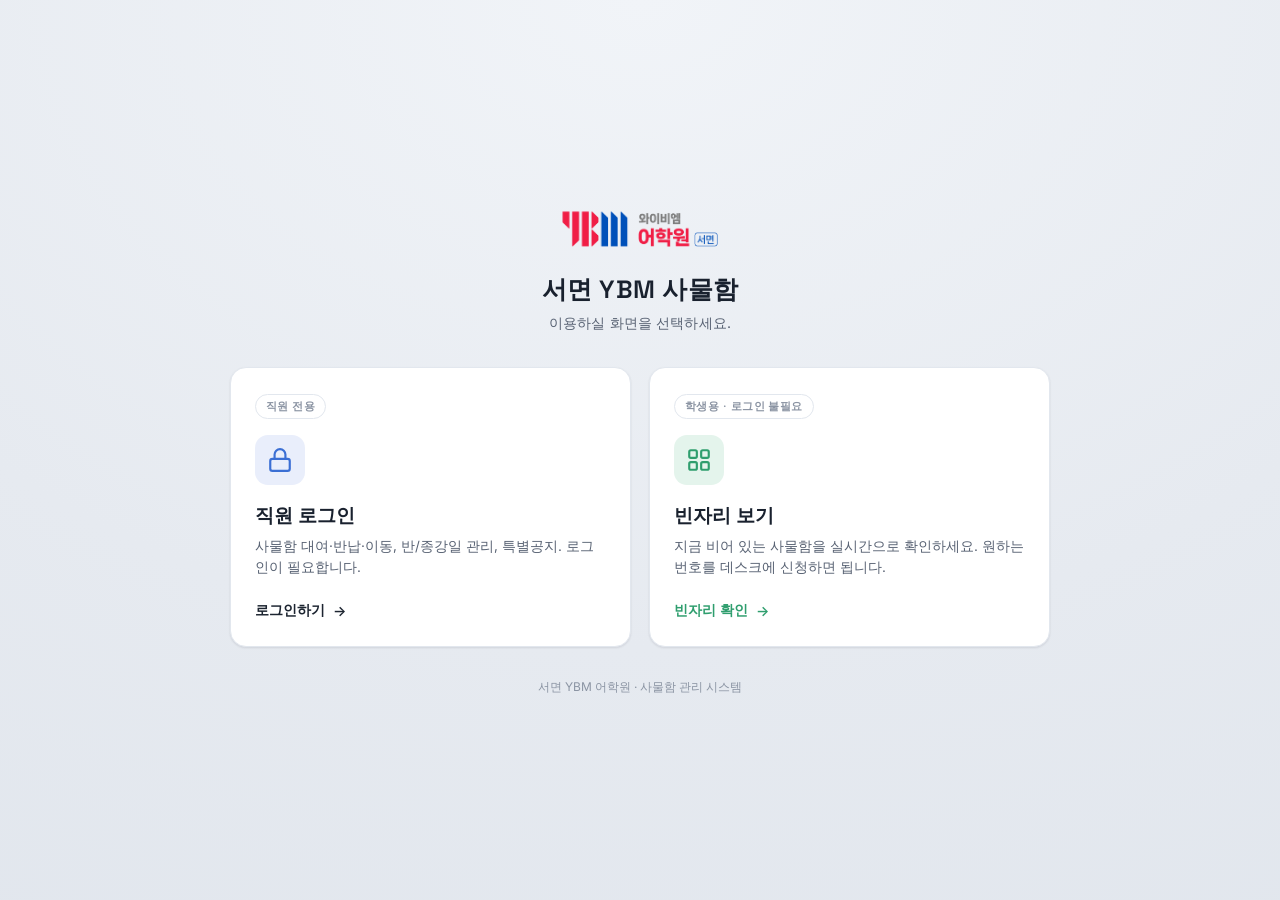
<file: index.html>
<!DOCTYPE html>
<html lang="ko">
<head>
<meta charset="UTF-8" />
<meta name="viewport" content="width=device-width, initial-scale=1.0, viewport-fit=cover" />
<title>서면 YBM 사물함 관리</title>
<link rel="preconnect" href="https://fonts.googleapis.com">
<link rel="preconnect" href="https://fonts.gstatic.com" crossorigin>
<link href="https://fonts.googleapis.com/css2?family=Space+Grotesk:wght@500;600;700&family=Inter:wght@400;500;600&display=swap" rel="stylesheet">
<style>
  :root{
    --bg:#eaeef3; --surface:#fff; --surface-2:#f6f8fb; --line:#e2e7ee; --line-strong:#cfd7e1;
    --ink:#19212e; --ink-2:#586273; --ink-3:#8b94a3; --brand:#1d2531; --brand-2:#0f1520;
    --free:#2f9e6e; --rent:#3b6fd4;
    --r:12px; --r-lg:16px;
    --sh-sm:0 1px 2px rgba(16,24,40,.05),0 1px 3px rgba(16,24,40,.05);
    --sh-md:0 8px 24px rgba(16,24,40,.10);
    --sh-lg:0 20px 50px rgba(16,24,40,.16);
  }
  *{box-sizing:border-box;-webkit-tap-highlight-color:transparent;}
  html,body{margin:0;min-height:100%;}
  body{background:radial-gradient(120% 120% at 50% 0%,#f1f4f8 0%,#e6eaf0 60%,#e1e6ed 100%);
    color:var(--ink);font-family:"Inter",system-ui,-apple-system,sans-serif;-webkit-font-smoothing:antialiased;
    min-height:100dvh;display:flex;flex-direction:column;align-items:center;justify-content:center;
    padding:32px 20px calc(32px + env(safe-area-inset-bottom));}
  .home{width:100%;max-width:820px;}
  .top{text-align:center;margin-bottom:34px;}
  .mark{width:60px;height:60px;border-radius:16px;margin:0 auto 16px;
    background:linear-gradient(150deg,#2a3342,#141a24);display:grid;place-items:center;
    color:#fff;font-family:"Space Grotesk";font-weight:700;font-size:28px;
    box-shadow:inset 0 1px 0 rgba(255,255,255,.14),var(--sh-md);}
  .brand-logo{height:52px;width:auto;display:block;margin:0 auto 18px;}
  .top h1{font-family:"Space Grotesk";font-weight:600;font-size:25px;letter-spacing:.02em;margin:0;}
  .top p{margin:8px 0 0;font-size:14px;color:var(--ink-2);letter-spacing:.01em;}
  .cards{display:grid;grid-template-columns:1fr 1fr;gap:18px;}
  .card{display:flex;flex-direction:column;background:var(--surface);border:1px solid var(--line);
    border-radius:var(--r-lg);padding:26px 24px;box-shadow:var(--sh-sm);text-decoration:none;color:inherit;
    transition:transform .16s ease,box-shadow .16s ease,border-color .16s ease;min-height:236px;}
  .card:hover{transform:translateY(-3px);box-shadow:var(--sh-lg);border-color:var(--line-strong);}
  .card:active{transform:translateY(-1px);}
  .ico{width:50px;height:50px;border-radius:13px;display:grid;place-items:center;margin-bottom:18px;}
  .ico svg{width:26px;height:26px;}
  .ico.staff{background:#e9eefb;color:var(--rent);}
  .ico.student{background:#e4f4ec;color:var(--free);}
  .card h2{font-family:"Space Grotesk";font-weight:600;font-size:19px;margin:0 0 7px;}
  .card .desc{font-size:13.5px;color:var(--ink-2);line-height:1.6;margin:0 0 auto;}
  .go{display:inline-flex;align-items:center;gap:8px;margin-top:22px;font-size:14px;font-weight:600;}
  .go.staff{color:var(--brand);}
  .go.student{color:var(--free);}
  .go .arrow{transition:transform .16s ease;}
  .card:hover .go .arrow{transform:translateX(4px);}
  .tag{align-self:flex-start;font-size:11px;font-weight:600;letter-spacing:.04em;color:var(--ink-3);
    border:1px solid var(--line);border-radius:99px;padding:4px 10px;margin-bottom:16px;}
  footer{text-align:center;margin-top:30px;font-size:12px;color:var(--ink-3);line-height:1.7;}
  @media (max-width:620px){
    .cards{grid-template-columns:1fr;}
    .card{min-height:0;}
    .top{margin-bottom:26px;}
  }
</style>
</head>
<body>
  <div class="home">
    <div class="top">
      <img class="brand-logo" src="assets/ybm-logo.png" alt="YBM 어학원 서면">
      <h1>서면 YBM 사물함</h1>
      <p>이용하실 화면을 선택하세요.</p>
    </div>

    <div class="cards">
      <a class="card" href="admin.html">
        <span class="tag">직원 전용</span>
        <div class="ico staff">
          <svg viewBox="0 0 24 24" fill="none" stroke="currentColor" stroke-width="2" stroke-linecap="round" stroke-linejoin="round">
            <rect x="3" y="11" width="18" height="11" rx="2"/><path d="M7 11V7a5 5 0 0 1 10 0v4"/>
          </svg>
        </div>
        <h2>직원 로그인</h2>
        <p class="desc">사물함 대여·반납·이동, 반/종강일 관리, 특별공지. 로그인이 필요합니다.</p>
        <span class="go staff">로그인하기 <span class="arrow">→</span></span>
      </a>

      <a class="card" href="student.html">
        <span class="tag">학생용 · 로그인 불필요</span>
        <div class="ico student">
          <svg viewBox="0 0 24 24" fill="none" stroke="currentColor" stroke-width="2" stroke-linecap="round" stroke-linejoin="round">
            <rect x="3" y="3" width="7" height="7" rx="1.5"/><rect x="14" y="3" width="7" height="7" rx="1.5"/>
            <rect x="3" y="14" width="7" height="7" rx="1.5"/><rect x="14" y="14" width="7" height="7" rx="1.5"/>
          </svg>
        </div>
        <h2>빈자리 보기</h2>
        <p class="desc">지금 비어 있는 사물함을 실시간으로 확인하세요. 원하는 번호를 데스크에 신청하면 됩니다.</p>
        <span class="go student">빈자리 확인 <span class="arrow">→</span></span>
      </a>
    </div>

    <footer>서면 YBM 어학원 · 사물함 관리 시스템</footer>
  </div>
</body>
</html>
</file>
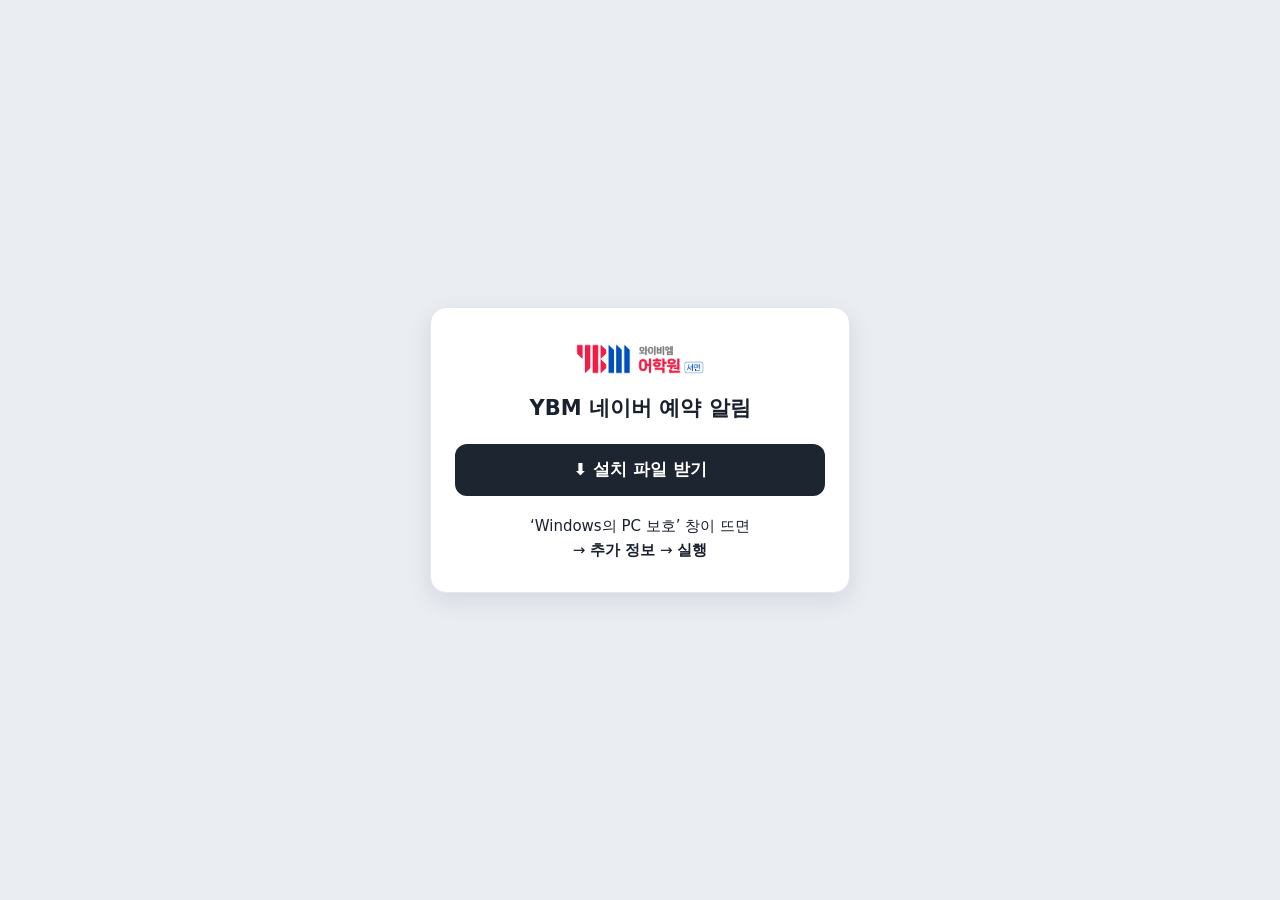
<file: naver-alert.html>
<!DOCTYPE html>
<html lang="ko">
<head>
<meta charset="UTF-8" />
<meta name="viewport" content="width=device-width, initial-scale=1.0, viewport-fit=cover" />
<meta name="robots" content="noindex, nofollow" />
<title>YBM 네이버 예약 알림 설치</title>
<style>
  :root{ --ink:#19212e; --line:#e2e7ee; --brand:#1d2531; --brand-2:#0f1520; }
  *{box-sizing:border-box;}
  html,body{margin:0;}
  body{background:#eaeef3;color:var(--ink);font-family:system-ui,-apple-system,"Malgun Gothic",sans-serif;word-break:keep-all;
    min-height:100dvh;display:flex;align-items:center;justify-content:center;padding:32px 16px;}
  .box{width:100%;max-width:420px;background:#fff;border:1px solid var(--line);border-radius:16px;padding:30px 24px;text-align:center;
    box-shadow:0 8px 24px rgba(16,24,40,.10);}
  img{height:42px;width:auto;display:block;margin:0 auto 14px;}
  h1{font-size:21px;margin:0 0 22px;}
  .dl{display:block;padding:15px 18px;border-radius:12px;background:var(--brand);color:#fff;text-decoration:none;font-weight:700;font-size:16.5px;}
  .dl:hover{background:var(--brand-2);}
  p{margin:18px 0 0;font-size:15px;line-height:1.6;}
</style>
</head>
<body>
  <div class="box">
    <img src="/assets/ybm-logo.png" alt="YBM" onerror="this.style.display='none'">
    <h1>YBM 네이버 예약 알림</h1>
    <a class="dl" href="/download/YBM-NaverAlert.exe" download="YBM 네이버예약 알림.exe">⬇ 설치 파일 받기</a>
    <p>‘Windows의 PC 보호’ 창이 뜨면<br>→ <b>추가 정보</b> → <b>실행</b></p>
  </div>
</body>
</html>
</file>
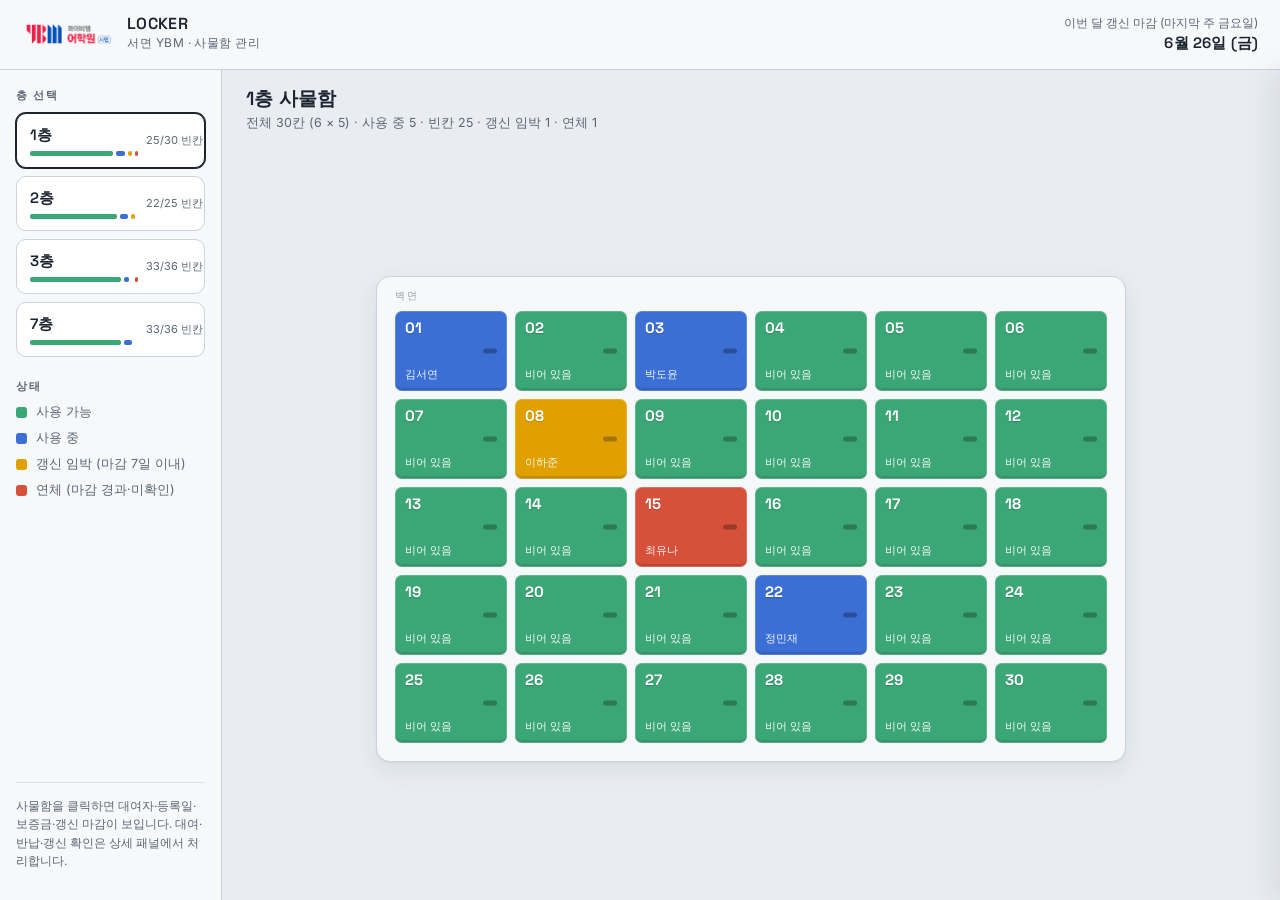
<file: ybm-locker-floors.html>
<!DOCTYPE html>
<html lang="ko">
<head>
<meta charset="UTF-8" />
<meta name="viewport" content="width=device-width, initial-scale=1.0" />
<title>LOCKER · 서면 YBM 사물함 관리</title>
<link rel="preconnect" href="https://fonts.googleapis.com">
<link rel="preconnect" href="https://fonts.gstatic.com" crossorigin>
<link href="https://fonts.googleapis.com/css2?family=Space+Grotesk:wght@400;500;600;700&family=Inter:wght@400;500;600&family=JetBrains+Mono:wght@400;500;700&display=swap" rel="stylesheet">
<style>
  :root{
    --canvas:#e9edf1; --paper:#f6f8fa; --ink:#1b2430; --ink-soft:#5a6675;
    --line:#cbd3dc; --line-soft:#dde3ea;
    --free:#3ba776; --rent:#3b6fd4; --due:#e0a100; --over:#d7503a;
    --radius:10px; --shadow:0 1px 2px rgba(27,36,48,.06),0 8px 24px rgba(27,36,48,.08);
  }
  *{box-sizing:border-box;}
  html,body{margin:0;height:100%;}
  body{background:var(--canvas);color:var(--ink);font-family:"Inter",system-ui,sans-serif;
    -webkit-font-smoothing:antialiased;display:flex;flex-direction:column;min-height:100vh;}
  .mono{font-family:"JetBrains Mono",monospace;}
  header{display:flex;align-items:center;justify-content:space-between;gap:16px;
    padding:14px 22px;background:var(--paper);border-bottom:1px solid var(--line);}
  .brand{display:flex;align-items:center;gap:12px;}
  .brand .mark{width:30px;height:30px;border-radius:7px;background:var(--ink);display:grid;
    place-items:center;color:#fff;font-family:"Space Grotesk";font-weight:700;font-size:15px;}
  .brand .brand-logo{height:28px;width:auto;display:block;flex-shrink:0;}
  .brand h1{font-family:"Space Grotesk";font-weight:600;font-size:16px;letter-spacing:.02em;margin:0;line-height:1;}
  .brand p{margin:3px 0 0;font-size:12px;color:var(--ink-soft);letter-spacing:.04em;}
  .deadline{text-align:right;font-size:12px;color:var(--ink-soft);line-height:1.5;}
  .deadline b{display:block;font-family:"Space Grotesk";font-weight:600;font-size:15px;color:var(--ink);letter-spacing:.01em;}
  .app{display:flex;flex:1;min-height:0;}
  aside{width:222px;flex-shrink:0;background:var(--paper);border-right:1px solid var(--line);
    padding:18px 16px;display:flex;flex-direction:column;gap:22px;overflow:auto;}
  .rail-label{font-size:11px;font-weight:600;letter-spacing:.14em;text-transform:uppercase;color:var(--ink-soft);margin:0 0 10px;}
  .floors{display:flex;flex-direction:column;gap:8px;}
  .floor-btn{appearance:none;border:1px solid var(--line);background:#fff;cursor:pointer;
    border-radius:var(--radius);padding:11px 13px;text-align:left;width:100%;
    display:flex;align-items:center;justify-content:space-between;gap:8px;font:inherit;color:var(--ink);
    transition:border-color .15s,box-shadow .15s,transform .05s;}
  .floor-btn:hover{border-color:var(--ink-soft);}
  .floor-btn:active{transform:translateY(1px);}
  .floor-btn.active{border-color:var(--ink);box-shadow:0 0 0 1px var(--ink);}
  .floor-btn .fname{font-family:"Space Grotesk";font-weight:600;font-size:15px;}
  .floor-btn .fbar{display:flex;gap:3px;margin-top:6px;width:108px;}
  .floor-btn .seg{height:5px;border-radius:2px;}
  .floor-btn .fmeta{font-size:11px;color:var(--ink-soft);white-space:nowrap;}
  .floor-left{display:flex;flex-direction:column;}
  .legend{display:flex;flex-direction:column;gap:9px;}
  .legend .row{display:flex;align-items:center;gap:9px;font-size:12.5px;color:var(--ink-soft);}
  .dot{width:11px;height:11px;border-radius:3px;flex-shrink:0;}
  .hint{font-size:11.5px;color:var(--ink-soft);line-height:1.6;border-top:1px solid var(--line-soft);padding-top:14px;margin-top:auto;}
  main{flex:1;min-width:0;position:relative;display:flex;flex-direction:column;}
  .stage-top{display:flex;align-items:center;justify-content:space-between;padding:16px 24px 6px;gap:12px;}
  .stage-top h2{margin:0;font-family:"Space Grotesk";font-weight:600;font-size:19px;letter-spacing:.01em;}
  .stage-top .sub{font-size:12.5px;color:var(--ink-soft);margin-top:3px;}
  .stage{flex:1;min-height:0;overflow:auto;display:grid;place-items:center;padding:24px;}
  .wall{background:var(--paper);border:1px solid var(--line);border-radius:14px;
    box-shadow:var(--shadow);padding:34px 18px 18px;position:relative;}
  .wall::after{content:"벽면";position:absolute;top:12px;left:18px;font-size:10px;letter-spacing:.18em;
    text-transform:uppercase;color:var(--ink-soft);opacity:.6;}
  .grid{display:grid;gap:8px;}
  .locker{position:relative;border-radius:7px;cursor:pointer;border:none;font:inherit;
    background:var(--c);overflow:hidden;text-align:left;padding:9px 10px;
    display:flex;flex-direction:column;justify-content:space-between;
    box-shadow:inset 0 0 0 1px rgba(255,255,255,.18), inset 0 -3px 0 rgba(0,0,0,.12);
    transition:transform .14s ease, box-shadow .14s ease, filter .14s;}
  .locker .id{font-family:"Space Grotesk";font-weight:700;font-size:15px;color:#fff;line-height:1;text-shadow:0 1px 1px rgba(0,0,0,.2);}
  .locker .who{font-size:11px;color:rgba(255,255,255,.94);font-weight:500;white-space:nowrap;overflow:hidden;text-overflow:ellipsis;}
  .locker .handle{position:absolute;right:10px;top:50%;width:14px;height:5px;border-radius:3px;background:rgba(0,0,0,.28);transform:translateY(-50%);}
  .locker:hover{filter:brightness(1.06);transform:translateY(-1px);}
  .locker:focus-visible{outline:none;}
  .locker.sel,.locker:focus-visible{box-shadow:inset 0 0 0 2px #fff,0 0 0 3px var(--ink);transform:translateY(-1px);}
  .drawer{position:absolute;top:0;right:0;bottom:0;width:330px;max-width:86vw;background:var(--paper);
    border-left:1px solid var(--line);box-shadow:-12px 0 30px rgba(27,36,48,.10);
    transform:translateX(102%);transition:transform .45s cubic-bezier(.22,1,.36,1);display:flex;flex-direction:column;z-index:5;}
  .drawer.open{transform:translateX(0);}
  .d-head{padding:18px 20px 14px;border-bottom:1px solid var(--line);display:flex;align-items:flex-start;justify-content:space-between;gap:10px;}
  .d-id{font-family:"Space Grotesk";font-weight:700;font-size:24px;letter-spacing:.01em;}
  .d-floor{font-size:12px;color:var(--ink-soft);margin-top:2px;}
  .close{border:none;background:none;cursor:pointer;font-size:20px;color:var(--ink-soft);line-height:1;padding:4px;border-radius:6px;}
  .close:hover{background:#e3e8ee;color:var(--ink);}
  .badge{display:inline-flex;align-items:center;gap:6px;font-size:12px;font-weight:600;padding:5px 10px;border-radius:999px;color:#fff;}
  .badge .bd{width:7px;height:7px;border-radius:50%;background:rgba(255,255,255,.85);}
  .d-body{padding:18px 20px;display:flex;flex-direction:column;gap:16px;overflow:auto;flex:1;}
  .field{display:flex;flex-direction:column;gap:4px;}
  .field label{font-size:11px;letter-spacing:.1em;text-transform:uppercase;color:var(--ink-soft);}
  .field .v{font-size:14.5px;font-weight:500;}
  .field .v.mono{font-size:13.5px;}
  .deadline-box{background:#fff;border:1px solid var(--line);border-radius:var(--radius);padding:13px 14px;display:flex;flex-direction:column;gap:7px;}
  .deadline-box .top{display:flex;align-items:baseline;justify-content:space-between;}
  .deadline-box .dd{font-family:"Space Grotesk";font-weight:700;font-size:18px;}
  .deadline-box .note{font-size:12px;color:var(--ink-soft);line-height:1.5;}
  .d-actions{padding:16px 20px;border-top:1px solid var(--line);display:flex;flex-direction:column;gap:9px;}
  .d-actions .line{display:flex;gap:9px;}
  .d-actions .btn{flex:1;text-align:center;}
  .btn{font:inherit;cursor:pointer;border-radius:8px;border:1px solid var(--line);background:#fff;color:var(--ink);
    padding:9px 14px;font-size:13px;font-weight:500;transition:border-color .15s,background .15s;}
  .btn:hover{border-color:var(--ink-soft);}
  .btn.primary{background:var(--ink);color:#fff;border-color:var(--ink);}
  .btn.primary:hover{background:#000;}
  .btn:disabled{opacity:.45;cursor:not-allowed;}
  .namefield{width:100%;border:1px solid var(--line);border-radius:8px;padding:9px 11px;font:inherit;font-size:14px;margin-bottom:9px;}
  .namefield:focus{outline:none;border-color:var(--ink);box-shadow:0 0 0 1px var(--ink);}
  @media (prefers-reduced-motion:reduce){.drawer,.locker{transition:none;}}
</style>
</head>
<body>
  <header>
    <div class="brand"><img class="brand-logo" src="assets/ybm-logo.png" alt="YBM 어학원 서면"><div><h1>LOCKER</h1><p>서면 YBM · 사물함 관리</p></div></div>
    <div class="deadline">이번 달 갱신 마감 (마지막 주 금요일)<b id="deadlineText">—</b></div>
  </header>
  <div class="app">
    <aside>
      <div><p class="rail-label">층 선택</p><div class="floors" id="floorList"></div></div>
      <div>
        <p class="rail-label">상태</p>
        <div class="legend">
          <div class="row"><span class="dot" style="background:var(--free)"></span>사용 가능</div>
          <div class="row"><span class="dot" style="background:var(--rent)"></span>사용 중</div>
          <div class="row"><span class="dot" style="background:var(--due)"></span>갱신 임박 (마감 7일 이내)</div>
          <div class="row"><span class="dot" style="background:var(--over)"></span>연체 (마감 경과·미확인)</div>
        </div>
      </div>
      <p class="hint">사물함을 클릭하면 대여자·등록일·보증금·갱신 마감이 보입니다. 대여·반납·갱신 확인은 상세 패널에서 처리합니다.</p>
    </aside>
    <main>
      <div class="stage-top"><div><h2 id="floorTitle">1층 사물함</h2><div class="sub" id="floorSub">—</div></div></div>
      <div class="stage"><div class="wall"><div class="grid" id="grid"></div></div></div>
      <div class="drawer" id="drawer">
        <div class="d-head"><div><div class="d-id" id="dId">—</div><div class="d-floor" id="dFloor">—</div></div><button class="close" id="closeBtn" aria-label="닫기">&times;</button></div>
        <div class="d-body" id="dBody"></div>
        <div class="d-actions" id="dActions"></div>
      </div>
    </main>
  </div>
<script>
/* ===== 갱신 규정: 매월 마지막 주 금요일 ===== */
function lastFridayOfMonth(y,m){var d=new Date(y,m+1,0);var back=(d.getDay()-5+7)%7;d.setDate(d.getDate()-back);d.setHours(23,59,0,0);return d;}
var NOW=new Date(2026,5,17);
var DEADLINE=lastFridayOfMonth(NOW.getFullYear(),NOW.getMonth());
var DAY=86400000;
function pad(n){return String(n).padStart(2,'0');}
function fmt(d){return d.getFullYear()+'.'+pad(d.getMonth()+1)+'.'+pad(d.getDate());}
function fmtShort(d){var w=['일','월','화','수','목','금','토'][d.getDay()];return (d.getMonth()+1)+'월 '+d.getDate()+'일 ('+w+')';}
document.getElementById('deadlineText').textContent=fmtShort(DEADLINE);

/* ===== 실제 층 구성 =====
   cols=가로, rows=세로, start=시작번호. tallCount=첫 줄 키 큰 칸 수(0이면 없음) */
var FLOORS=[
  {id:1, name:'1층', cols:6, rows:5, start:1,  tallCount:0},   // 1-30, 오른쪽으로 번호
  {id:2, name:'2층', cols:5, rows:5, start:31, tallCount:0},   // 31-55
  {id:3, name:'3층', cols:6, rows:6, start:56, tallCount:6},   // 56-91, 56-61 키 큰 칸
  {id:7, name:'7층', cols:6, rows:6, start:1,  tallCount:6}    // 1-36(새 번호), 1-6 키 큰 칸
];
FLOORS.forEach(function(f){f.total=f.cols*f.rows; f.end=f.start+f.total-1;});

/* 대여 정보: key = "층id-번호". demo는 색 다양성 표시용(실서비스는 규정대로 자동 계산) */
var RENTALS={
  '1-1':{name:'김서연',start:'2026.03.04',confirmed:true},
  '1-3':{name:'박도윤',start:'2026.05.12',confirmed:true},
  '1-8':{name:'이하준',start:'2026.04.21',confirmed:false,demo:'due'},
  '1-15':{name:'최유나',start:'2026.02.10',confirmed:false,demo:'over'},
  '1-22':{name:'정민재',start:'2026.05.30',confirmed:true},
  '2-31':{name:'한지우',start:'2026.06.02',confirmed:true},
  '2-35':{name:'오세훈',start:'2026.04.07',confirmed:true},
  '2-40':{name:'강은우',start:'2026.05.20',confirmed:false,demo:'due'},
  '3-56':{name:'윤서아',start:'2026.03.28',confirmed:true},
  '3-70':{name:'임채원',start:'2026.01.15',confirmed:true},
  '3-88':{name:'배준호',start:'2026.02.22',confirmed:false,demo:'over'},
  '7-1':{name:'신아인',start:'2026.06.01',confirmed:true},
  '7-12':{name:'문가람',start:'2026.04.30',confirmed:true},
  '7-30':{name:'서지호',start:'2026.05.05',confirmed:true}
};
var STATE={
  free:{c:'var(--free)',label:'사용 가능',color:'#3ba776'},
  rent:{c:'var(--rent)',label:'사용 중',color:'#3b6fd4'},
  due:{c:'var(--due)',label:'갱신 임박',color:'#e0a100'},
  over:{c:'var(--over)',label:'연체',color:'#d7503a'}
};
function statusOf(r){
  if(!r)return 'free';
  if(r.confirmed)return 'rent';
  if(r.demo==='over')return 'over';
  if(r.demo==='due')return 'due';
  if(NOW>DEADLINE)return 'over';
  if(DEADLINE-NOW<=7*DAY)return 'due';
  return 'rent';
}

var currentId=1, selectedKey=null;
var grid=document.getElementById('grid');
var drawer=document.getElementById('drawer');
function floorById(id){return FLOORS.find(function(f){return f.id===id;});}
function keyOf(f,n){return f.id+'-'+n;}

function counts(f){var used=0,due=0,over=0;for(var n=f.start;n<=f.end;n++){var s=statusOf(RENTALS[keyOf(f,n)]);if(s!=='free')used++;if(s==='due')due++;if(s==='over')over++;}return{used:used,due:due,over:over,free:f.total-used};}

function renderFloorList(){
  var list=document.getElementById('floorList');list.innerHTML='';
  FLOORS.forEach(function(f){
    var c=counts(f);
    var btn=document.createElement('button');
    btn.className='floor-btn'+(f.id===currentId?' active':'');
    btn.innerHTML='<div class="floor-left"><span class="fname">'+f.name+'</span>'+
      '<div class="fbar">'+
        '<span class="seg" style="flex:'+c.free+';background:var(--free)"></span>'+
        '<span class="seg" style="flex:'+Math.max(c.used-c.due-c.over,0)+';background:var(--rent)"></span>'+
        '<span class="seg" style="flex:'+c.due+';background:var(--due)"></span>'+
        '<span class="seg" style="flex:'+c.over+';background:var(--over)"></span>'+
      '</div></div><span class="fmeta">'+c.free+'/'+f.total+' 빈칸</span>';
    btn.onclick=function(){currentId=f.id;closeDrawer();renderAll();};
    list.appendChild(btn);
  });
}

function renderGrid(){
  var f=floorById(currentId);
  grid.style.gridTemplateColumns='repeat('+f.cols+',112px)';
  var rowsCss=[];
  for(var rr=0;rr<f.rows;rr++){rowsCss.push((f.tallCount>0&&rr===0)?'106px':'80px');}
  grid.style.gridTemplateRows=rowsCss.join(' ');
  grid.innerHTML='';
  for(var i=0;i<f.total;i++){
    var n=f.start+i;
    var key=keyOf(f,n);
    var r=RENTALS[key];var s=statusOf(r);var st=STATE[s];
    var el=document.createElement('button');
    el.className='locker'+(key===selectedKey?' sel':'');
    el.style.setProperty('--c',st.c);
    el.innerHTML='<span class="id">'+pad(n)+'</span><span class="who">'+(r?r.name:'비어 있음')+'</span><span class="handle"></span>';
    (function(k){el.onclick=function(){select(k);};})(key);
    grid.appendChild(el);
  }
}
function renderHeader(){
  var f=floorById(currentId);var c=counts(f);
  document.getElementById('floorTitle').textContent=f.name+' 사물함';
  document.getElementById('floorSub').textContent='전체 '+f.total+'칸 ('+f.cols+' × '+f.rows+') · 사용 중 '+c.used+' · 빈칸 '+c.free+(c.due?' · 갱신 임박 '+c.due:'')+(c.over?' · 연체 '+c.over:'');
}
function renderAll(){renderFloorList();renderGrid();renderHeader();}
function select(key){selectedKey=key;renderGrid();renderDrawer();drawer.classList.add('open');}
function closeDrawer(){selectedKey=null;drawer.classList.remove('open');renderGrid();}

function renderDrawer(){
  var key=selectedKey;var parts=key.split('-');var fid=parseInt(parts[0],10);var num=parseInt(parts[1],10);
  var f=floorById(fid);var r=RENTALS[key];var s=statusOf(r);var st=STATE[s];
  document.getElementById('dId').textContent='No. '+pad(num);
  document.getElementById('dFloor').textContent=f.name;
  var body=document.getElementById('dBody');var actions=document.getElementById('dActions');
  if(!r){
    body.innerHTML='<span class="badge" style="background:'+st.color+'"><span class="bd"></span>'+st.label+'</span>'+
      '<div class="field"><label>안내</label><div class="v">대여 가능한 사물함입니다. 학생 이름을 입력하고 대여를 시작하면 보증금 1만원 수령으로 기록됩니다.</div></div>'+
      '<input class="namefield" id="newName" placeholder="학생 이름 입력" />';
    actions.innerHTML='<div class="line"><button class="btn primary" id="rentBtn">대여 시작 · 보증금 1만원 수령</button></div>';
    document.getElementById('rentBtn').onclick=function(){
      var nm=document.getElementById('newName').value.trim();
      if(!nm){document.getElementById('newName').focus();return;}
      RENTALS[key]={name:nm,start:fmt(NOW),confirmed:true};renderAll();renderDrawer();
    };
    return;
  }
  var ddDays=Math.ceil((DEADLINE-NOW)/DAY);
  var ddLabel=ddDays>0?'D-'+ddDays:(ddDays===0?'D-DAY':'마감 '+Math.abs(ddDays)+'일 경과');
  var note=s==='over'?'마감일까지 갱신 의사를 확인하지 못했습니다. 학생에게 연락하거나 반납·보증금 환급을 처리하세요.'
    :s==='due'?'갱신 마감이 임박했습니다. 연장 의사를 확인하고 갱신 확인을 눌러주세요.'
    :'이번 달 갱신이 확인되었습니다.';
  body.innerHTML='<span class="badge" style="background:'+st.color+'"><span class="bd"></span>'+st.label+'</span>'+
    '<div class="field"><label>대여자</label><div class="v">'+r.name+'</div></div>'+
    '<div class="field"><label>등록일</label><div class="v mono">'+r.start+'</div></div>'+
    '<div class="field"><label>보증금</label><div class="v">10,000원 수령 · 반납 시 환급</div></div>'+
    '<div class="deadline-box"><div class="top"><span style="font-size:11px;letter-spacing:.1em;text-transform:uppercase;color:var(--ink-soft)">이번 달 갱신 마감</span>'+
    '<span class="dd" style="color:'+st.color+'">'+ddLabel+'</span></div>'+
    '<div class="v mono">'+fmtShort(DEADLINE)+'</div><div class="note">'+note+'</div></div>';
  actions.innerHTML='<div class="line"><button class="btn" id="confirmBtn" '+(r.confirmed?'disabled':'')+'>'+(r.confirmed?'갱신 확인됨':'갱신 확인')+'</button>'+
    '<button class="btn" id="returnBtn">반납 · 보증금 환급</button></div>';
  document.getElementById('confirmBtn').onclick=function(){RENTALS[key].confirmed=true;delete RENTALS[key].demo;renderAll();renderDrawer();};
  document.getElementById('returnBtn').onclick=function(){delete RENTALS[key];renderAll();renderDrawer();};
}
document.getElementById('closeBtn').onclick=closeDrawer;
document.addEventListener('keydown',function(e){if(e.key==='Escape')closeDrawer();});
renderAll();
</script>
</body>
</html>
</file>
